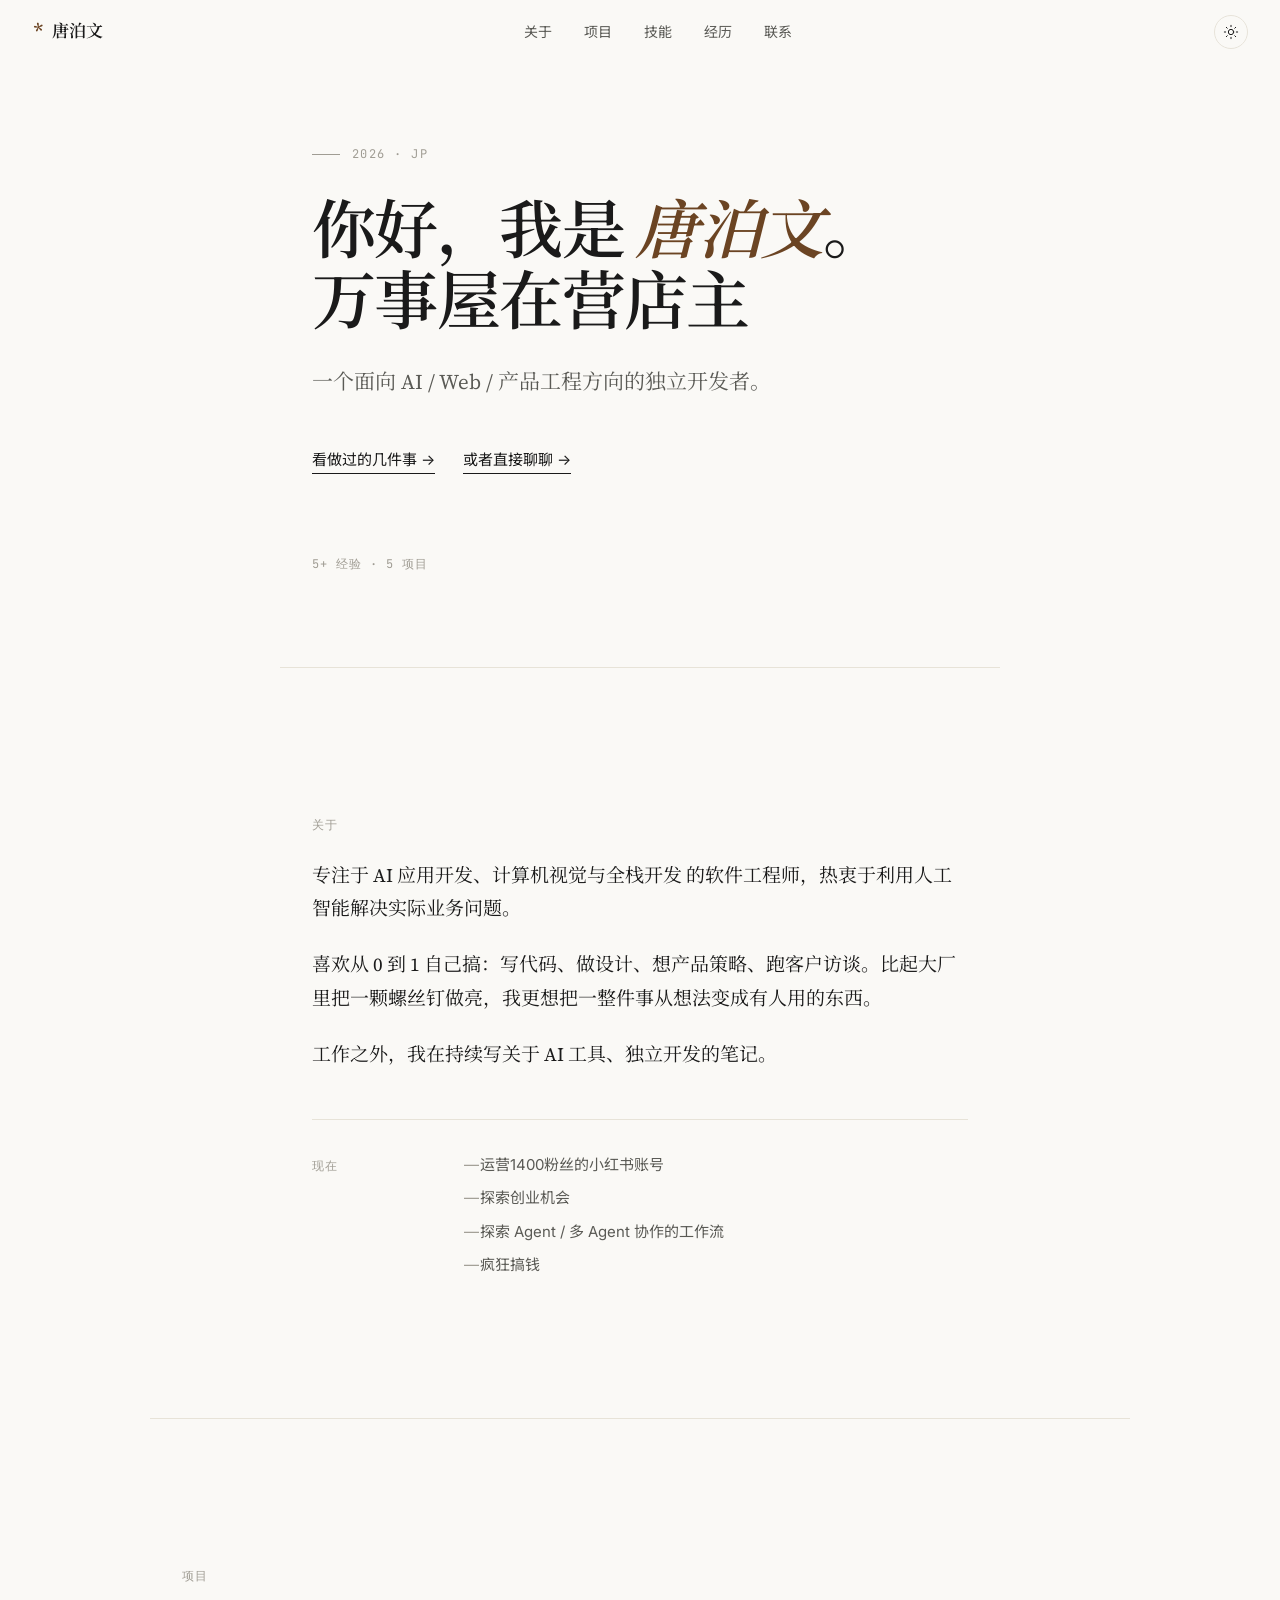
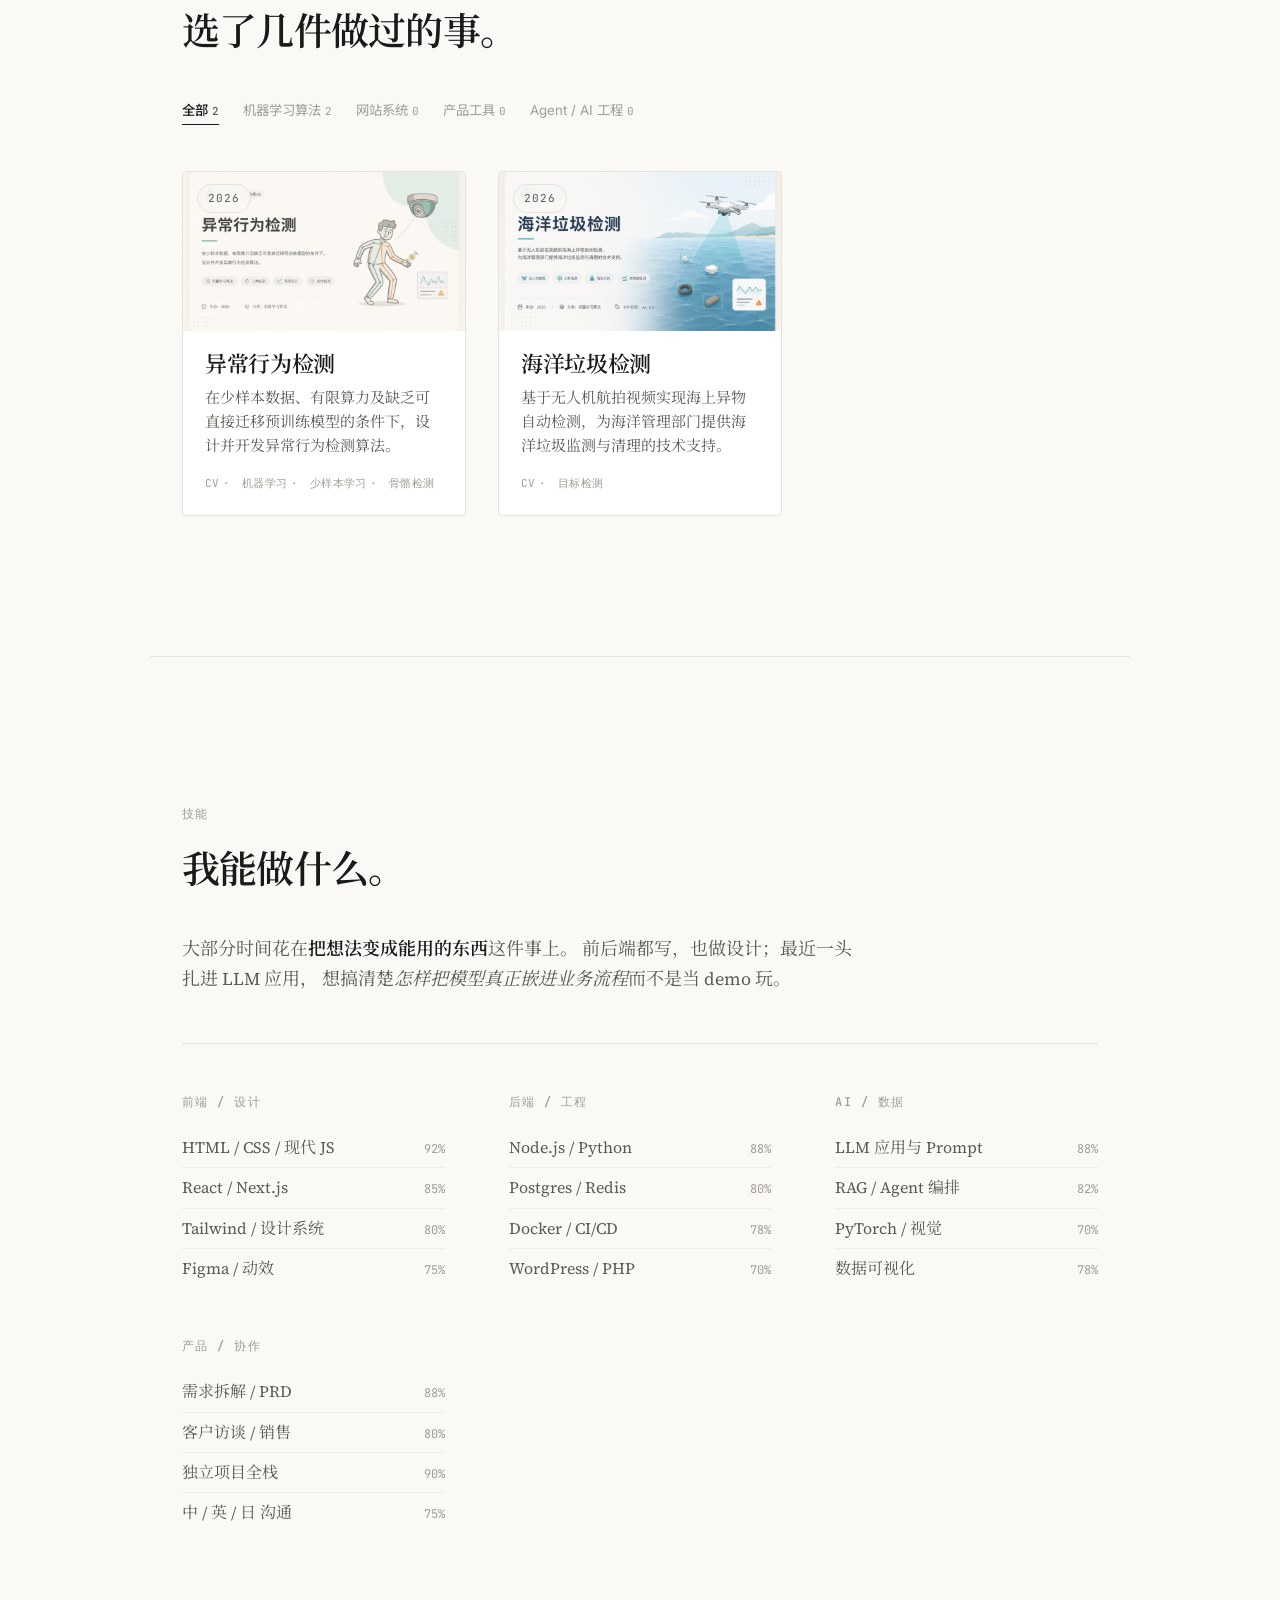
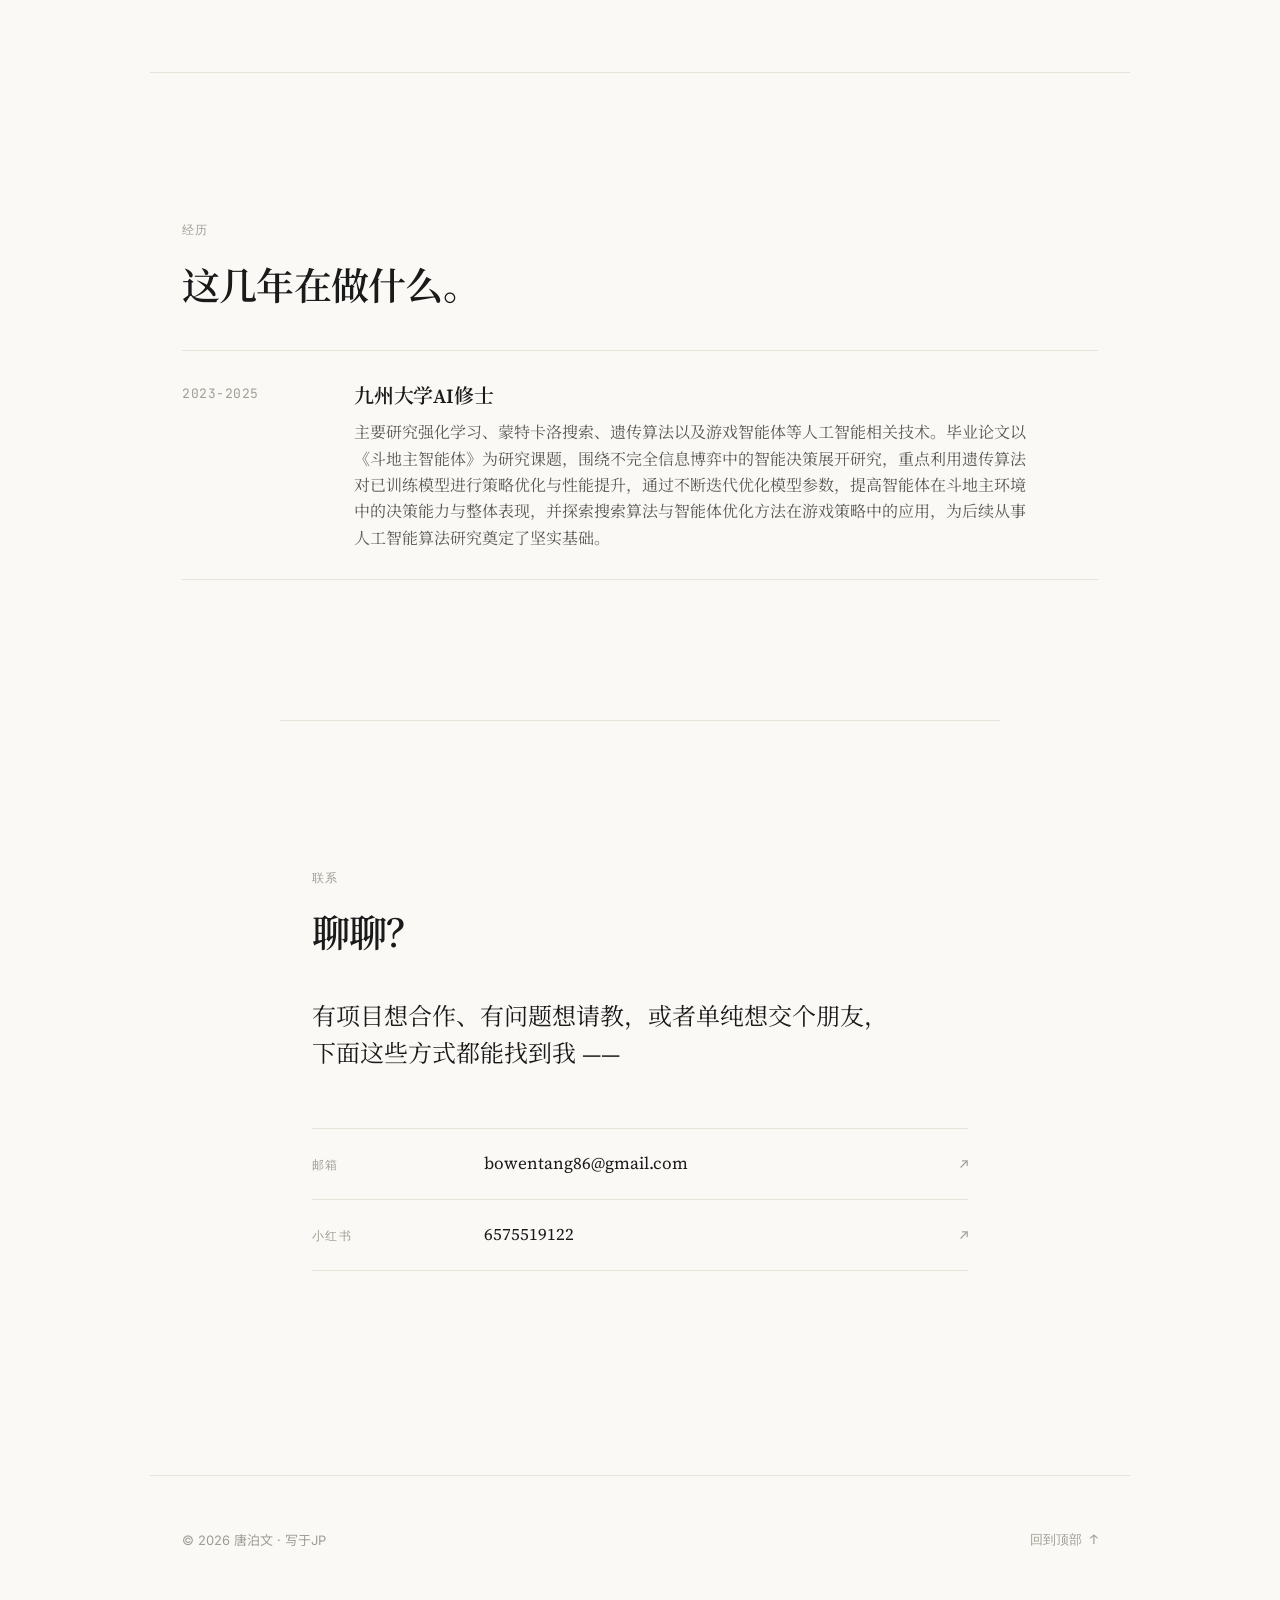
<file: index.html>
<!DOCTYPE html>
<html lang="zh-CN" data-theme="light">
<head>
  <meta charset="UTF-8" />
  <meta name="viewport" content="width=device-width, initial-scale=1.0" />
  <meta name="description" content="个人作品集 — 写代码、做产品、偶尔写点东西" />
  <title>[ 你的名字 ] · 个人作品集</title>
  <link rel="preconnect" href="https://fonts.googleapis.com" />
  <link rel="preconnect" href="https://fonts.gstatic.com" crossorigin />
  <link
    href="https://fonts.googleapis.com/css2?family=Inter:wght@400;500&family=JetBrains+Mono:wght@400;500&family=Noto+Sans+SC:wght@400;500&family=Noto+Serif+SC:wght@400;500;600;700&family=Source+Serif+4:ital,opsz,wght@0,8..60,400;0,8..60,500;0,8..60,600;0,8..60,700;1,8..60,400;1,8..60,500&display=swap"
    rel="stylesheet"
  />
  <link rel="stylesheet" href="assets/css/style.css" />
</head>
<body>
  <!-- ============ NAV ============ -->
  <header class="nav">
    <a class="nav__logo" href="#top">
      <span class="logo-mark">*</span>
      <span>[ 你的名字 ]</span>
    </a>
    <nav class="nav__links" id="nav-links">
      <a href="#about">关于</a>
      <a href="#projects">项目</a>
      <a href="#skills">技能</a>
      <a href="#timeline">经历</a>
      <a href="#contact">联系</a>
    </nav>
    <div class="nav__actions">
      <button
        class="theme-toggle"
        id="theme-toggle"
        aria-label="切换主题"
        title="切换明暗主题"
      >
        <svg class="icon-sun" viewBox="0 0 24 24" fill="none" stroke="currentColor" stroke-width="1.5" stroke-linecap="round" stroke-linejoin="round">
          <circle cx="12" cy="12" r="4" />
          <path d="M12 2v2M12 20v2M4.93 4.93l1.41 1.41M17.66 17.66l1.41 1.41M2 12h2M20 12h2M4.93 19.07l1.41-1.41M17.66 6.34l1.41-1.41" />
        </svg>
        <svg class="icon-moon" viewBox="0 0 24 24" fill="none" stroke="currentColor" stroke-width="1.5" stroke-linecap="round" stroke-linejoin="round">
          <path d="M21 12.79A9 9 0 1 1 11.21 3 7 7 0 0 0 21 12.79z" />
        </svg>
      </button>
      <button class="nav__toggle" id="nav-toggle" aria-label="菜单">
        <span></span><span></span><span></span>
      </button>
    </div>
  </header>

  <main id="top">
    <!-- ============ HERO ============ -->
    <section class="hero">
      <p class="hero__eyebrow">2026 · 东京</p>
      <h1 class="hero__title">
        你好，我是 <span class="hl" id="user-name">[ 你的名字 ]</span>。<br />
        写代码，也写一点点东西。
      </h1>
      <p class="hero__lede">
        一个面向 <em>AI / Web / 独立产品</em> 方向的工程师。
        喜欢把模糊的想法变成能跑起来的东西，过程里顺便把过程记下来。
      </p>
      <div class="hero__cta">
        <a class="text-link" href="#projects">看做过的几件事 <span class="arrow">→</span></a>
        <a class="text-link" href="#contact">或者直接聊聊 <span class="arrow">→</span></a>
      </div>
      <p class="hero__signoff" id="hero-signoff">V. 2026 · 持续更新中</p>
    </section>

    <!-- ============ ABOUT ============ -->
    <section id="about" class="section">
      <p class="eyebrow">关于</p>
      <div class="about__prose reveal">
        <p>
          我是一名独立产品工程师，过去几年主要在 <strong>Web 应用</strong>、
          <strong>AI 工程化</strong>、<strong>独立产品</strong>
          这几条线上工作。
        </p>
        <p>
          喜欢从 0 到 1 自己搞 —— 写代码、做设计、想产品策略、跑客户访谈。
          比起把一颗螺丝钉做亮，我更想<em>把一整件事从想法变成有人用的东西</em>。
        </p>
        <p>
          工作之外，我在持续写关于 AI 工具、独立开发的笔记，
          最近搬到了日本，正在适应这边的节奏，也试着学这里的语言。
        </p>
      </div>
      <div class="about__now reveal">
        <p class="about__now-label">现在</p>
        <ul>
          <li>在做一个面向小白的 AI 知识小红书账号</li>
          <li>维护几个独立的小工具 / SaaS</li>
          <li>在研究 Agent 协作的工作流</li>
          <li>学日语（がんばっています）</li>
        </ul>
      </div>
    </section>

    <!-- ============ PROJECTS ============ -->
    <section id="projects" class="section section--wide">
      <p class="eyebrow">项目</p>
      <h2 class="section-title">选了几件做过的事。</h2>

      <div class="filter-tabs" role="tablist" aria-label="项目分类筛选">
        <button class="filter-tab is-active" data-filter="all" role="tab" aria-selected="true">
          全部<span class="filter-tab__count" data-count-for="all">5</span>
        </button>
        <button class="filter-tab" data-filter="ml" role="tab" aria-selected="false">
          机器学习<span class="filter-tab__count" data-count-for="ml">1</span>
        </button>
        <button class="filter-tab" data-filter="web" role="tab" aria-selected="false">
          网站系统<span class="filter-tab__count" data-count-for="web">1</span>
        </button>
        <button class="filter-tab" data-filter="product" role="tab" aria-selected="false">
          产品工具<span class="filter-tab__count" data-count-for="product">2</span>
        </button>
        <button class="filter-tab" data-filter="agent" role="tab" aria-selected="false">
          Agent<span class="filter-tab__count" data-count-for="agent">1</span>
        </button>
      </div>

      <div class="projects-grid" id="projects-grid" role="list">
        <!-- 卡片由 main.js 渲染 -->
      </div>

      <div class="projects-empty" id="projects-empty" hidden>
        <p>这个分类下还没有项目 · 切到「全部」看看</p>
      </div>
    </section>

    <!-- ============ SKILLS ============ -->
    <section id="skills" class="section section--wide">
      <p class="eyebrow">技能</p>
      <h2 class="section-title">我能做什么。</h2>
      <p class="skills__prose reveal">
        大部分时间花在<strong>把想法变成能用的东西</strong>这件事上。
        前后端都写，也做设计；最近一头扎进 LLM 应用，
        想搞清楚<em>怎样把模型真正嵌进业务流程</em>而不是当 demo 玩。
      </p>

      <div class="skills__grid reveal">
        <div class="skills__group">
          <h3>工程</h3>
          <ul>
            <li><span>前端 / 现代 Web</span><span>主力</span></li>
            <li><span>Node.js · Python · TypeScript</span><span>主力</span></li>
            <li><span>Postgres · Redis</span><span>常用</span></li>
            <li><span>Docker · CI/CD</span><span>常用</span></li>
            <li><span>WordPress · PHP</span><span>可捡</span></li>
          </ul>
        </div>
        <div class="skills__group">
          <h3>AI / 数据</h3>
          <ul>
            <li><span>LLM 应用与 Prompt</span><span>主力</span></li>
            <li><span>RAG · Agent 编排</span><span>主力</span></li>
            <li><span>PyTorch · 视觉</span><span>早期</span></li>
            <li><span>数据可视化</span><span>常用</span></li>
          </ul>
        </div>
        <div class="skills__group">
          <h3>产品 / 设计</h3>
          <ul>
            <li><span>需求拆解 · PRD</span><span>主力</span></li>
            <li><span>Figma · 动效</span><span>常用</span></li>
            <li><span>客户访谈 · 销售</span><span>主力</span></li>
            <li><span>独立项目全栈</span><span>主力</span></li>
          </ul>
        </div>
        <div class="skills__group">
          <h3>语言 / 沟通</h3>
          <ul>
            <li><span>中文 · 母语</span><span></span></li>
            <li><span>English · 工作语言</span><span></span></li>
            <li><span>日本語 · N3 学习中</span><span>がんばる</span></li>
          </ul>
        </div>
      </div>
    </section>

    <!-- ============ TIMELINE ============ -->
    <section id="timeline" class="section section--wide">
      <p class="eyebrow">经历</p>
      <h2 class="section-title">这几年在做什么。</h2>

      <ol class="timeline">
        <li>
          <div class="t-time">2026 — Now</div>
          <div class="t-body">
            <h3>独立产品 / 内容创作</h3>
            <p>
              在日本做独立开发者，运营小红书「小白 AI 扫盲」账号，
              维护多个 AI / Web 工具。试着把自己的工作流尽量自动化。
            </p>
          </div>
        </li>
        <li>
          <div class="t-time">2024 — 2025</div>
          <div class="t-body">
            <h3>转向 AI 工程化</h3>
            <p>
              把 LLM、RAG、Agent 嵌入到真实业务里，做了几套
              面向内容运营和电商的工具，也踩了一堆坑。
            </p>
          </div>
        </li>
        <li>
          <div class="t-time">2022 — 2024</div>
          <div class="t-body">
            <h3>Web 全栈 / 客户交付</h3>
            <p>
              负责多个客户项目从需求到上线的全流程，含官网、
              SaaS、内部系统，WordPress / Next.js / Python 都做。
            </p>
          </div>
        </li>
        <li>
          <div class="t-time">2020 — 2022</div>
          <div class="t-body">
            <h3>计算机视觉 / 早期工程</h3>
            <p>
              做工业场景的姿态估计、动作检测和告警系统，
              落地过几个产线项目。也是从这里开始接触 PyTorch。
            </p>
          </div>
        </li>
      </ol>
    </section>

    <!-- ============ CONTACT ============ -->
    <section id="contact" class="section">
      <p class="eyebrow">联系</p>
      <h2 class="section-title">聊聊？</h2>
      <p class="contact__intro reveal">
        有项目想合作、有问题想请教，或者单纯想交个朋友，<br />
        下面这些方式都能找到我 ——
      </p>

      <ul class="contact__list">
        <li>
          <span class="contact__label">邮箱</span>
          <a class="contact__value" href="mailto:hello@example.com">hello@example.com</a>
          <span class="contact__arrow">↗</span>
        </li>
        <li>
          <span class="contact__label">GitHub</span>
          <a class="contact__value" href="#" target="_blank" rel="noopener">github.com/your_handle</a>
          <span class="contact__arrow">↗</span>
        </li>
        <li>
          <span class="contact__label">Twitter / X</span>
          <a class="contact__value" href="#" target="_blank" rel="noopener">@your_handle</a>
          <span class="contact__arrow">↗</span>
        </li>
        <li>
          <span class="contact__label">小红书</span>
          <a class="contact__value" href="#" target="_blank" rel="noopener">@your_xhs</a>
          <span class="contact__arrow">↗</span>
        </li>
      </ul>
    </section>
  </main>

  <footer class="footer">
    <p>© <span id="year"></span> [ 你的名字 ] · 写于东京</p>
    <a class="to-top" href="#top">回到顶部 ↑</a>
  </footer>

  <script src="assets/js/data.js"></script>
  <script src="assets/js/main.js"></script>
</body>
</html>
</file>
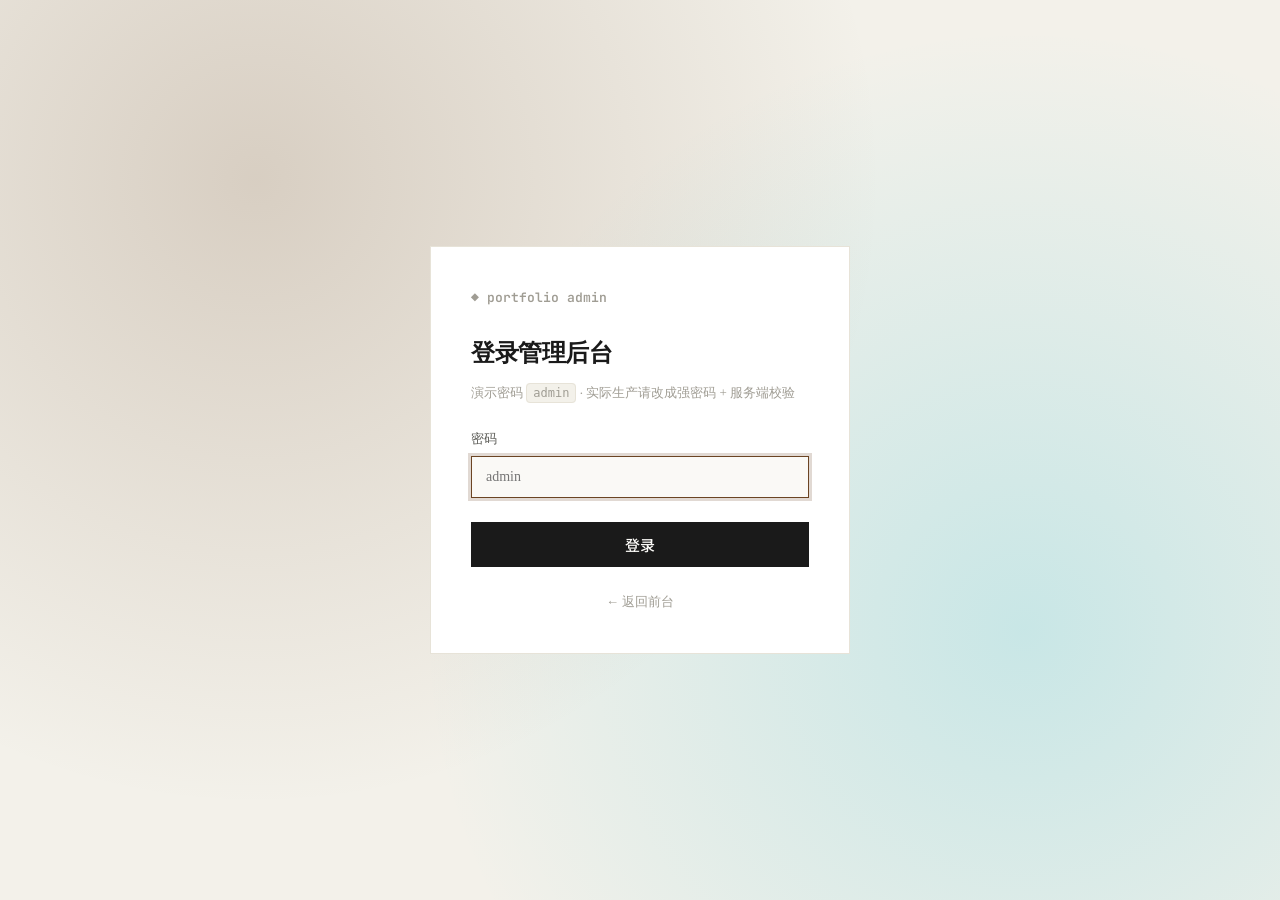
<file: admin/index.html>
<!DOCTYPE html>
<html lang="zh-CN" data-theme="light">
<head>
  <meta charset="UTF-8" />
  <meta name="viewport" content="width=device-width, initial-scale=1.0" />
  <title>Admin · Portfolio 后台</title>
  <link rel="preconnect" href="https://fonts.googleapis.com" />
  <link rel="preconnect" href="https://fonts.gstatic.com" crossorigin />
  <link
    href="https://fonts.googleapis.com/css2?family=Inter:wght@400;500;600;700&family=Noto+Sans+SC:wght@400;500;700&family=JetBrains+Mono:wght@400;500&display=swap"
    rel="stylesheet"
  />
  <link rel="stylesheet" href="../assets/css/style.css" />
  <link rel="stylesheet" href="admin.css" />
</head>
<body class="admin-body">
  <!-- Login view -->
  <section id="login-view" class="login-view" hidden>
    <div class="login-card">
      <div class="login-card__brand">
        <span class="logo-mark">◆</span>
        <span>portfolio admin</span>
      </div>
      <h1>登录管理后台</h1>
      <p class="login-card__hint">
        演示密码 <code>admin</code> · 实际生产请改成强密码 + 服务端校验
      </p>
      <form id="login-form" autocomplete="off">
        <label>
          <span>密码</span>
          <input
            type="password"
            id="login-password"
            placeholder="admin"
            required
            autocomplete="current-password"
          />
        </label>
        <button class="btn btn--primary" type="submit">登录</button>
        <p class="login-card__error" id="login-error" hidden></p>
      </form>
      <a class="login-card__back" href="../">← 返回前台</a>
    </div>
  </section>

  <!-- Admin shell -->
  <div id="admin-shell" class="admin-shell" hidden>
    <aside class="admin-side">
      <a class="admin-side__logo" href="#/dashboard">
        <span class="logo-mark">◆</span>
        <span>portfolio admin</span>
      </a>
      <nav class="admin-side__nav">
        <a href="#/dashboard" data-nav="dashboard">
          <span class="nav-ico">▦</span>概览
        </a>
        <a href="#/projects" data-nav="projects">
          <span class="nav-ico">◆</span>项目
        </a>
        <a href="#/categories" data-nav="categories">
          <span class="nav-ico">▤</span>分类
        </a>
        <a href="#/about" data-nav="about">
          <span class="nav-ico">☺</span>关于我
        </a>
        <a href="#/skills" data-nav="skills">
          <span class="nav-ico">▣</span>技能
        </a>
        <a href="#/timeline" data-nav="timeline">
          <span class="nav-ico">▥</span>经历
        </a>
        <a href="#/contact" data-nav="contact">
          <span class="nav-ico">✉</span>联系
        </a>
        <a href="#/settings" data-nav="settings">
          <span class="nav-ico">⚙</span>设置
        </a>
      </nav>
      <div class="admin-side__foot">
        <a href="../" target="_blank" class="admin-side__link">
          ↗ 打开前台
        </a>
      </div>
    </aside>

    <main class="admin-main">
      <header class="admin-top">
        <div>
          <p class="admin-top__crumb" id="crumb">概览</p>
          <h2 class="admin-top__title" id="page-title">概览</h2>
        </div>
        <div class="admin-top__actions">
          <button class="theme-toggle" id="theme-toggle" aria-label="切换主题" title="切换明暗主题">
            <svg class="icon-sun" viewBox="0 0 24 24" fill="none" stroke="currentColor" stroke-width="2" stroke-linecap="round" stroke-linejoin="round">
              <circle cx="12" cy="12" r="4" />
              <path d="M12 2v2M12 20v2M4.93 4.93l1.41 1.41M17.66 17.66l1.41 1.41M2 12h2M20 12h2M4.93 19.07l1.41-1.41M17.66 6.34l1.41-1.41" />
            </svg>
            <svg class="icon-moon" viewBox="0 0 24 24" fill="none" stroke="currentColor" stroke-width="2" stroke-linecap="round" stroke-linejoin="round">
              <path d="M21 12.79A9 9 0 1 1 11.21 3 7 7 0 0 0 21 12.79z" />
            </svg>
          </button>
          <span class="admin-top__user">
            <span class="dot dot--ok"></span>
            已登录
          </span>
          <button class="btn btn--ghost btn--sm" id="logout-btn">退出</button>
        </div>
      </header>

      <div class="admin-view" id="view"><!-- view 渲染到这里 --></div>
    </main>
  </div>

  <!-- Modal container -->
  <div id="modal-root" class="modal-root" hidden>
    <div class="modal-backdrop" data-modal-close></div>
    <div class="modal" role="dialog" aria-modal="true">
      <header class="modal__head">
        <h3 id="modal-title">标题</h3>
        <button class="modal__close" data-modal-close aria-label="关闭">×</button>
      </header>
      <div class="modal__body" id="modal-body"></div>
      <footer class="modal__foot" id="modal-foot"></footer>
    </div>
  </div>

  <!-- Toast -->
  <div id="toast" class="toast" hidden></div>

  <script src="admin.js"></script>
</body>
</html>
</file>
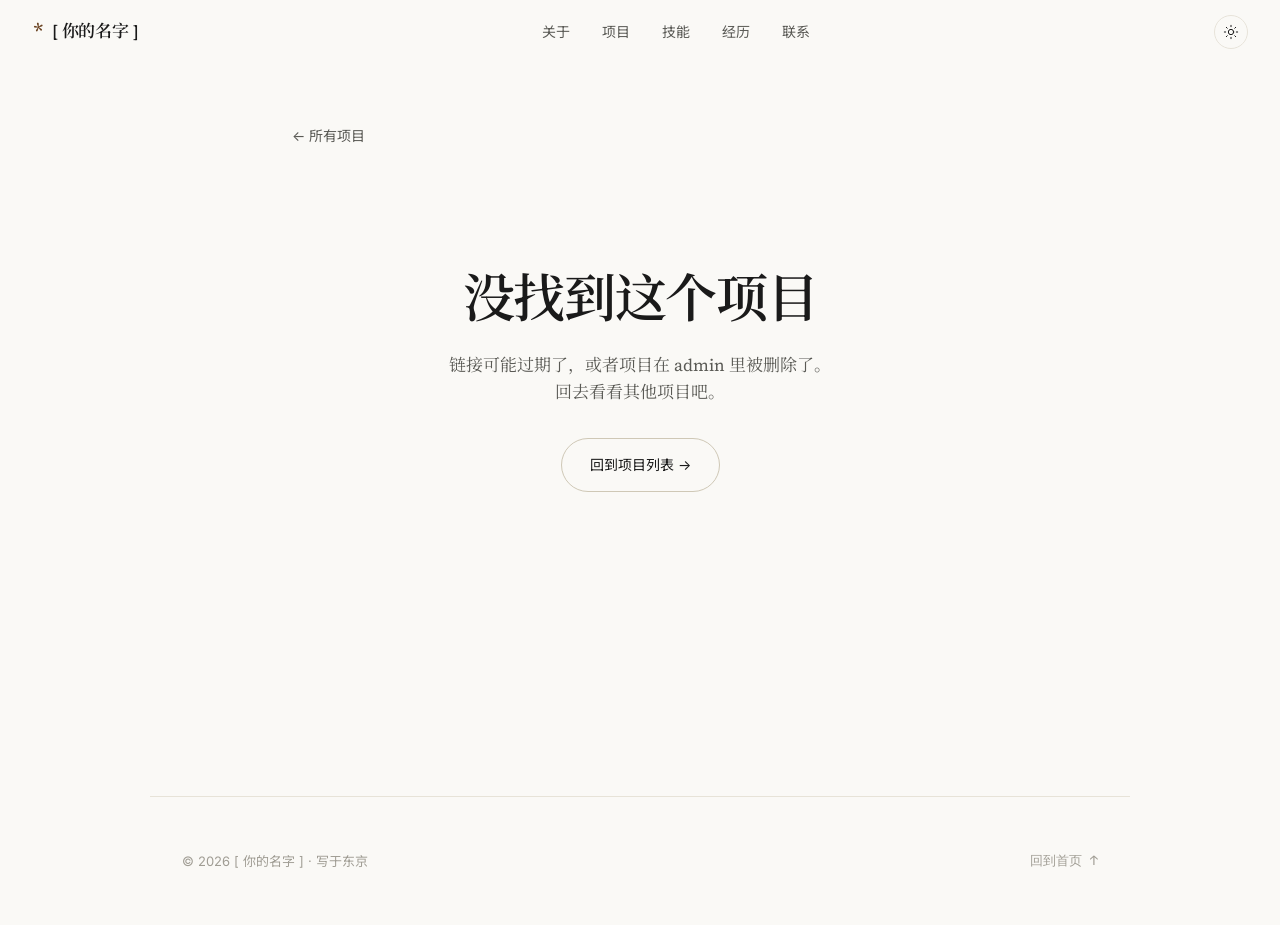
<file: projects/detail.html>
<!DOCTYPE html>
<html lang="zh-CN" data-theme="light">
<head>
  <meta charset="UTF-8" />
  <meta name="viewport" content="width=device-width, initial-scale=1.0" />
  <title>项目详情 · 个人作品集</title>
  <link rel="preconnect" href="https://fonts.googleapis.com" />
  <link rel="preconnect" href="https://fonts.gstatic.com" crossorigin />
  <link
    href="https://fonts.googleapis.com/css2?family=Inter:wght@400;500&family=JetBrains+Mono:wght@400;500&family=Noto+Sans+SC:wght@400;500&family=Noto+Serif+SC:wght@400;500;600;700&family=Source+Serif+4:ital,opsz,wght@0,8..60,400;0,8..60,500;0,8..60,600;0,8..60,700;1,8..60,400;1,8..60,500&display=swap"
    rel="stylesheet"
  />
  <link rel="stylesheet" href="../assets/css/style.css" />
</head>
<body>
  <!-- ============ NAV ============ -->
  <header class="nav">
    <a class="nav__logo" href="../index.html#top">
      <span class="logo-mark">*</span>
      <span id="owner-name">[ 你的名字 ]</span>
    </a>
    <nav class="nav__links" id="nav-links">
      <a href="../index.html#about">关于</a>
      <a href="../index.html#projects">项目</a>
      <a href="../index.html#skills">技能</a>
      <a href="../index.html#timeline">经历</a>
      <a href="../index.html#contact">联系</a>
    </nav>
    <div class="nav__actions">
      <button
        class="theme-toggle"
        id="theme-toggle"
        aria-label="切换主题"
        title="切换明暗主题"
      >
        <svg class="icon-sun" viewBox="0 0 24 24" fill="none" stroke="currentColor" stroke-width="1.5" stroke-linecap="round" stroke-linejoin="round">
          <circle cx="12" cy="12" r="4" />
          <path d="M12 2v2M12 20v2M4.93 4.93l1.41 1.41M17.66 17.66l1.41 1.41M2 12h2M20 12h2M4.93 19.07l1.41-1.41M17.66 6.34l1.41-1.41" />
        </svg>
        <svg class="icon-moon" viewBox="0 0 24 24" fill="none" stroke="currentColor" stroke-width="1.5" stroke-linecap="round" stroke-linejoin="round">
          <path d="M21 12.79A9 9 0 1 1 11.21 3 7 7 0 0 0 21 12.79z" />
        </svg>
      </button>
    </div>
  </header>

  <main class="detail" id="detail-root">
    <!-- 内容由 detail.js 渲染 -->
    <div class="detail__loading" id="detail-loading">
      <p>载入中…</p>
    </div>
  </main>

  <footer class="footer">
    <p>© <span id="year"></span> <span id="owner-name-foot">[ 你的名字 ]</span> · 写于东京</p>
    <a class="to-top" href="../index.html#top">回到首页 ↑</a>
  </footer>

  <script src="../assets/js/data.js"></script>
  <script src="detail.js"></script>
</body>
</html>
</file>
<file: assets/css/style.css>
/* =========================================================
   Portfolio · Style (Personal · Editorial)
   暖白纸感 + 衬线体 + 单一暖棕强调
   不用任何渐变 / 阴影 / 圆角装饰
   ========================================================= */

/* ---------- Tokens ---------- */
:root {
  /* paper warm white */
  --c-bg: #faf9f6;
  --c-bg-soft: #f3f1ea;
  --c-bg-card: #ffffff;

  /* hairline border */
  --c-border: #e7e3d8;
  --c-border-strong: #cfc8b6;

  /* text */
  --c-text: #1a1a1a;
  --c-text-soft: #5a5a55;
  --c-text-mute: #a09d94;

  /* single warm accent (sepia) */
  --c-accent: #6b4423;
  --c-accent-soft: #f0e8dc;
  --c-accent-strong: #4a2e16;

  /* fonts */
  --f-serif: "Source Serif 4", "Source Serif Pro", "Noto Serif SC",
    "Songti SC", "STSong", Georgia, "Times New Roman", serif;
  --f-sans: "Inter", "Noto Sans SC", -apple-system, BlinkMacSystemFont,
    "Helvetica Neue", Arial, sans-serif;
  --f-mono: "JetBrains Mono", ui-monospace, "SFMono-Regular", Menlo,
    Consolas, monospace;

  /* structure */
  --container: 720px;
  --container-wide: 980px;
  --nav-h: 64px;

  /* motion */
  --ease: cubic-bezier(0.2, 0.7, 0.2, 1);
}

[data-theme="dark"] {
  --c-bg: #14120f;
  --c-bg-soft: #1c1a16;
  --c-bg-card: #1c1a16;
  --c-border: #2b2823;
  --c-border-strong: #3a362e;
  --c-text: #f0ede6;
  --c-text-soft: #aea99f;
  --c-text-mute: #7a756b;
  --c-accent: #d4a373;
  --c-accent-soft: #2a221b;
  --c-accent-strong: #e8c39a;
}

/* ---------- Reset ---------- */
*,
*::before,
*::after {
  box-sizing: border-box;
}
html {
  scroll-behavior: smooth;
  -webkit-text-size-adjust: 100%;
  text-rendering: optimizeLegibility;
}
body {
  margin: 0;
  font-family: var(--f-serif);
  font-size: 18px;
  line-height: 1.7;
  color: var(--c-text);
  background: var(--c-bg);
  -webkit-font-smoothing: antialiased;
  -moz-osx-font-smoothing: grayscale;
  font-feature-settings: "kern", "liga", "calt";
  transition: background-color 0.3s var(--ease), color 0.3s var(--ease);
}
img,
svg {
  display: block;
  max-width: 100%;
}
button {
  font-family: var(--f-sans);
  cursor: pointer;
  background: none;
  border: 0;
  color: inherit;
}
a {
  color: inherit;
  text-decoration: none;
}
::selection {
  background: var(--c-accent);
  color: var(--c-bg);
}

/* ---------- Layout helpers ---------- */
.section {
  width: 100%;
  max-width: var(--container);
  margin: 0 auto;
  padding: clamp(80px, 12vw, 140px) 32px;
  border-top: 1px solid var(--c-border);
}
.section--wide {
  max-width: var(--container-wide);
}
.eyebrow {
  display: inline-block;
  font-family: var(--f-mono);
  font-size: 12px;
  letter-spacing: 0.12em;
  text-transform: uppercase;
  color: var(--c-text-mute);
  margin: 0 0 24px;
}
.section-title {
  font-family: var(--f-serif);
  font-size: clamp(28px, 4vw, 38px);
  font-weight: 600;
  margin: 0 0 40px;
  letter-spacing: -0.02em;
  line-height: 1.2;
  color: var(--c-text);
}

/* ---------- Nav ---------- */
.nav {
  position: fixed;
  top: 0;
  left: 0;
  right: 0;
  height: var(--nav-h);
  display: flex;
  align-items: center;
  justify-content: space-between;
  padding: 0 32px;
  z-index: 50;
  background: color-mix(in srgb, var(--c-bg) 88%, transparent);
  backdrop-filter: saturate(180%) blur(12px);
  -webkit-backdrop-filter: saturate(180%) blur(12px);
  transition: border-color 0.3s var(--ease);
  border-bottom: 1px solid transparent;
}
.nav.is-scrolled {
  border-bottom-color: var(--c-border);
}
.nav__logo {
  display: flex;
  align-items: center;
  gap: 10px;
  font-family: var(--f-serif);
  font-size: 17px;
  font-weight: 600;
  letter-spacing: -0.01em;
}
.nav__logo .logo-mark {
  font-family: var(--f-serif);
  font-style: italic;
  color: var(--c-accent);
  font-size: 22px;
  line-height: 1;
}
.nav__links {
  display: flex;
  gap: 32px;
  font-family: var(--f-sans);
  font-size: 14px;
  color: var(--c-text-soft);
}
.nav__links a {
  position: relative;
  padding: 4px 0;
  transition: color 0.2s var(--ease);
}
.nav__links a:hover {
  color: var(--c-text);
}
.nav__actions {
  display: flex;
  align-items: center;
  gap: 12px;
}
.theme-toggle {
  width: 34px;
  height: 34px;
  display: inline-flex;
  align-items: center;
  justify-content: center;
  border-radius: 50%;
  border: 1px solid var(--c-border);
  color: var(--c-text);
  transition: background-color 0.2s var(--ease);
}
.theme-toggle:hover {
  background: var(--c-bg-soft);
}
.theme-toggle svg {
  width: 16px;
  height: 16px;
}
.theme-toggle .icon-moon {
  display: none;
}
[data-theme="dark"] .theme-toggle .icon-sun {
  display: none;
}
[data-theme="dark"] .theme-toggle .icon-moon {
  display: block;
}
.nav__toggle {
  display: none;
  width: 34px;
  height: 34px;
  flex-direction: column;
  justify-content: center;
  align-items: center;
  gap: 4px;
  border-radius: 50%;
  border: 1px solid var(--c-border);
}
.nav__toggle span {
  display: block;
  width: 16px;
  height: 1.5px;
  background: currentColor;
  transition: transform 0.3s var(--ease), opacity 0.3s var(--ease);
}
.nav__toggle.is-open span:nth-child(1) {
  transform: translateY(5px) rotate(45deg);
}
.nav__toggle.is-open span:nth-child(2) {
  opacity: 0;
}
.nav__toggle.is-open span:nth-child(3) {
  transform: translateY(-5px) rotate(-45deg);
}

/* ---------- Hero ---------- */
.hero {
  padding-top: calc(var(--nav-h) + 80px);
  padding-bottom: 80px;
  max-width: var(--container);
  margin: 0 auto;
  padding-left: 32px;
  padding-right: 32px;
}
.hero__eyebrow {
  font-family: var(--f-mono);
  font-size: 12px;
  letter-spacing: 0.12em;
  text-transform: uppercase;
  color: var(--c-text-mute);
  margin: 0 0 32px;
  display: flex;
  align-items: center;
  gap: 12px;
}
.hero__eyebrow::before {
  content: "";
  width: 28px;
  height: 1px;
  background: var(--c-text-mute);
}
.hero__title {
  font-family: var(--f-serif);
  font-size: clamp(40px, 6vw, 64px);
  line-height: 1.1;
  letter-spacing: -0.025em;
  font-weight: 600;
  margin: 0 0 28px;
  color: var(--c-text);
}
.hero__title .hl {
  font-style: italic;
  color: var(--c-accent);
}
.hero__lede {
  font-family: var(--f-serif);
  font-size: clamp(18px, 2vw, 21px);
  color: var(--c-text-soft);
  max-width: 32em;
  margin: 0 0 48px;
  line-height: 1.6;
}
.hero__lede em {
  font-style: italic;
  color: var(--c-text);
}
.hero__cta {
  display: flex;
  flex-wrap: wrap;
  gap: 28px;
  margin-bottom: 80px;
  font-family: var(--f-sans);
}
.text-link {
  font-family: var(--f-sans);
  font-size: 15px;
  color: var(--c-text);
  position: relative;
  padding-bottom: 2px;
  transition: color 0.2s var(--ease);
}
.text-link::after {
  content: "";
  position: absolute;
  left: 0;
  right: 0;
  bottom: 0;
  height: 1px;
  background: currentColor;
  transition: transform 0.3s var(--ease);
  transform-origin: left;
}
.text-link:hover {
  color: var(--c-accent);
}
.text-link .arrow {
  display: inline-block;
  transition: transform 0.2s var(--ease);
}
.text-link:hover .arrow {
  transform: translateX(4px);
}
.hero__signoff {
  font-family: var(--f-mono);
  font-size: 12px;
  letter-spacing: 0.08em;
  color: var(--c-text-mute);
  text-transform: uppercase;
}

/* ---------- About ---------- */
.about__prose {
  font-family: var(--f-serif);
  font-size: 19px;
  line-height: 1.75;
  color: var(--c-text);
  max-width: 38em;
}
.about__prose p {
  margin: 0 0 1.2em;
}
.about__prose strong {
  font-weight: 600;
  color: var(--c-text);
}
.about__prose em {
  font-style: italic;
  color: var(--c-accent);
}
.about__now {
  margin-top: 48px;
  padding-top: 32px;
  border-top: 1px solid var(--c-border);
  display: grid;
  grid-template-columns: 120px 1fr;
  gap: 32px;
  align-items: baseline;
  font-family: var(--f-sans);
}
.about__now-label {
  font-family: var(--f-mono);
  font-size: 12px;
  letter-spacing: 0.12em;
  text-transform: uppercase;
  color: var(--c-text-mute);
  margin: 0;
}
.about__now ul {
  list-style: none;
  margin: 0;
  padding: 0;
  display: flex;
  flex-direction: column;
  gap: 8px;
  font-size: 15px;
  color: var(--c-text-soft);
}
.about__now li {
  position: relative;
  padding-left: 16px;
}
.about__now li::before {
  content: "—";
  position: absolute;
  left: 0;
  color: var(--c-text-mute);
}

/* ---------- Projects (editorial list) ---------- */
.filter-tabs {
  display: flex;
  flex-wrap: wrap;
  gap: 6px 24px;
  margin: 0 0 48px;
  font-family: var(--f-sans);
  font-size: 14px;
}
.filter-tab {
  padding: 4px 0;
  color: var(--c-text-mute);
  background: transparent;
  position: relative;
  transition: color 0.2s var(--ease);
  font-weight: 400;
}
.filter-tab:hover {
  color: var(--c-text);
}
.filter-tab.is-active {
  color: var(--c-text);
  font-weight: 500;
}
.filter-tab.is-active::after {
  content: "";
  position: absolute;
  left: 0;
  right: 0;
  bottom: -2px;
  height: 1px;
  background: var(--c-text);
}
.filter-tab__count {
  font-family: var(--f-mono);
  font-size: 11px;
  color: var(--c-text-mute);
  margin-left: 4px;
}
.filter-tab.is-active .filter-tab__count {
  color: var(--c-text-soft);
}

.project-list {
  list-style: none;
  margin: 0;
  padding: 0;
  display: flex;
  flex-direction: column;
}

/* ---------- Projects (card grid) ---------- */
.projects-grid {
  display: grid;
  grid-template-columns: repeat(auto-fill, minmax(280px, 1fr));
  gap: 40px 32px;
  margin-top: 8px;
}
.project-card {
  display: flex;
  flex-direction: column;
  border: 1px solid var(--c-border);
  border-radius: 4px;
  background: var(--c-bg-card);
  transition: transform 0.25s var(--ease), border-color 0.25s var(--ease);
  overflow: hidden;
  text-decoration: none;
  color: inherit;
  position: relative;
}
.project-card:hover {
  transform: translateY(-3px);
  border-color: var(--c-border-strong);
}
.project-card.is-hidden {
  display: none;
}
.project-card__cover {
  position: relative;
  aspect-ratio: 16 / 9;
  width: 100%;
  overflow: hidden;
  background: var(--c-bg-soft);
}
.project-card__cover img {
  width: 100%;
  height: 100%;
  object-fit: cover;
  display: block;
  transition: transform 0.5s var(--ease), filter 0.3s var(--ease);
}
.project-card:hover .project-card__cover img {
  transform: scale(1.03);
}
.project-card__cover--empty {
  display: flex;
  align-items: center;
  justify-content: center;
  background: color-mix(in srgb, var(--c1, #e8e2d4) 65%, var(--c-bg));
}
.project-card__initials {
  font-family: var(--f-serif);
  font-style: italic;
  font-size: clamp(48px, 7vw, 64px);
  color: var(--c-text-soft);
  opacity: 0.55;
  font-weight: 500;
  letter-spacing: -0.02em;
}
.project-card__year {
  position: absolute;
  top: 12px;
  left: 14px;
  font-family: var(--f-mono);
  font-size: 11px;
  letter-spacing: 0.08em;
  color: var(--c-text-soft);
  background: color-mix(in srgb, var(--c-bg) 75%, transparent);
  backdrop-filter: blur(8px);
  -webkit-backdrop-filter: blur(8px);
  padding: 4px 10px;
  border-radius: 999px;
  border: 1px solid var(--c-border);
}
[data-theme="dark"] .project-card__year {
  background: color-mix(in srgb, var(--c-bg-card) 70%, transparent);
}
.project-card__body {
  padding: 20px 22px 22px;
  display: flex;
  flex-direction: column;
  flex: 1;
}
.project-card__title {
  font-family: var(--f-serif);
  font-size: 22px;
  font-weight: 600;
  letter-spacing: -0.015em;
  line-height: 1.25;
  margin: 0 0 8px;
  color: var(--c-text);
}
.project-card:hover .project-card__title {
  color: var(--c-accent);
}
.project-card__desc {
  font-family: var(--f-serif);
  font-size: 15px;
  line-height: 1.6;
  color: var(--c-text-soft);
  margin: 0 0 16px;
  flex: 1;
}
.project-card__chips {
  display: flex;
  flex-wrap: wrap;
  gap: 6px 14px;
  font-family: var(--f-mono);
  font-size: 11px;
  letter-spacing: 0.04em;
  color: var(--c-text-mute);
  text-transform: uppercase;
}
.project-card__chips span {
  position: relative;
  padding-right: 8px;
}
.project-card__chips span:not(:last-child)::after {
  content: "·";
  position: absolute;
  right: -3px;
  color: var(--c-text-mute);
}
.projects-empty {
  padding: 80px 0;
  text-align: center;
  color: var(--c-text-mute);
  font-family: var(--f-serif);
  font-style: italic;
  font-size: 16px;
  border-top: 1px dashed var(--c-border);
  margin-top: 32px;
}

/* ---------- Detail page ---------- */
.detail {
  max-width: 760px;
  margin: 0 auto;
  padding: calc(var(--nav-h) + 56px) 32px 96px;
}
.detail__back {
  display: inline-block;
  font-family: var(--f-sans);
  font-size: 14px;
  color: var(--c-text-soft);
  margin-bottom: 56px;
  border-bottom: 1px solid transparent;
  padding-bottom: 1px;
  transition: color 0.2s var(--ease), border-color 0.2s var(--ease);
}
.detail__back:hover {
  color: var(--c-accent);
  border-bottom-color: var(--c-accent);
}
.detail__head {
  margin-bottom: 40px;
}
.detail__eyebrow {
  font-family: var(--f-mono);
  font-size: 12px;
  letter-spacing: 0.12em;
  text-transform: uppercase;
  color: var(--c-text-mute);
  margin: 0 0 18px;
  display: flex;
  align-items: center;
  gap: 10px;
}
.detail__year {
  color: var(--c-text-soft);
}
.detail__dot {
  color: var(--c-text-mute);
}
.detail__tag {
  color: var(--c-text-soft);
}
.detail__title {
  font-family: var(--f-serif);
  font-size: clamp(36px, 5vw, 52px);
  font-weight: 600;
  line-height: 1.12;
  letter-spacing: -0.025em;
  margin: 0 0 24px;
  color: var(--c-text);
}
.detail__lede {
  font-family: var(--f-serif);
  font-size: clamp(18px, 1.8vw, 20px);
  line-height: 1.6;
  color: var(--c-text-soft);
  max-width: 36em;
  margin: 0;
}
.detail__hero {
  margin: 48px 0 56px;
  border-radius: 4px;
  overflow: hidden;
  background: var(--c-bg-soft);
  border: 1px solid var(--c-border);
}
.detail__hero img {
  width: 100%;
  height: auto;
  display: block;
}
.detail__hero--empty {
  aspect-ratio: 16 / 9;
  display: flex;
  align-items: center;
  justify-content: center;
  background: color-mix(in srgb, var(--c1, #e8e2d4) 50%, var(--c-bg-soft));
}
.detail__hero-initials {
  font-family: var(--f-serif);
  font-style: italic;
  font-size: clamp(72px, 10vw, 120px);
  color: var(--c-text-soft);
  opacity: 0.45;
  font-weight: 500;
  letter-spacing: -0.02em;
}
.detail__body {
  font-family: var(--f-serif);
  font-size: 19px;
  line-height: 1.75;
  color: var(--c-text);
  max-width: 38em;
  margin: 0 auto 48px;
}
.detail__body p {
  margin: 0 0 1.3em;
}
.detail__body p:last-child {
  margin-bottom: 0;
}
.detail__body strong {
  font-weight: 600;
}
.detail__body em {
  font-style: italic;
  color: var(--c-accent);
}
.detail__body-empty {
  font-family: var(--f-serif);
  font-size: 17px;
  color: var(--c-text-mute);
  font-style: italic;
  text-align: center;
  padding: 32px 16px;
  border: 1px dashed var(--c-border);
  border-radius: 4px;
}
.detail__body-empty em {
  display: block;
  margin-top: 12px;
  font-size: 14px;
  font-style: normal;
  color: var(--c-text-soft);
}
.detail__chips {
  display: flex;
  flex-wrap: wrap;
  gap: 8px 16px;
  font-family: var(--f-mono);
  font-size: 12px;
  letter-spacing: 0.04em;
  color: var(--c-text-soft);
  padding: 24px 0;
  border-top: 1px solid var(--c-border);
  border-bottom: 1px solid var(--c-border);
  margin: 0 0 48px;
  max-width: 38em;
  margin-left: auto;
  margin-right: auto;
}
.detail__chips span {
  position: relative;
  padding-right: 8px;
}
.detail__chips span:not(:last-child)::after {
  content: "·";
  position: absolute;
  right: -3px;
  color: var(--c-text-mute);
}
.detail__link {
  display: inline-block;
  padding: 14px 28px;
  border: 1px solid var(--c-border-strong);
  border-radius: 999px;
  font-family: var(--f-sans);
  font-size: 14px;
  color: var(--c-text);
  transition: background-color 0.2s var(--ease), color 0.2s var(--ease),
    border-color 0.2s var(--ease);
  margin-bottom: 80px;
}
.detail__link:hover {
  background: var(--c-text);
  color: var(--c-bg);
  border-color: var(--c-text);
}
.detail__nav {
  display: grid;
  grid-template-columns: 1fr 1fr;
  gap: 24px;
  border-top: 1px solid var(--c-border);
  padding-top: 32px;
}
.detail__nav-item {
  display: flex;
  flex-direction: column;
  gap: 6px;
  padding: 12px 0;
  font-family: var(--f-sans);
  color: var(--c-text);
}
.detail__nav-item--next {
  text-align: right;
}
.detail__nav-item:hover .detail__nav-title {
  color: var(--c-accent);
}
.detail__nav-label {
  font-family: var(--f-mono);
  font-size: 11px;
  letter-spacing: 0.12em;
  text-transform: uppercase;
  color: var(--c-text-mute);
}
.detail__nav-title {
  font-family: var(--f-serif);
  font-size: 18px;
  font-weight: 500;
  letter-spacing: -0.01em;
  transition: color 0.2s var(--ease);
}
.detail__not-found {
  text-align: center;
  padding: 64px 24px;
}
.detail__not-found p {
  font-family: var(--f-serif);
  font-size: 17px;
  color: var(--c-text-soft);
  line-height: 1.6;
  margin-bottom: 32px;
}
.detail__loading {
  text-align: center;
  padding: 96px 0;
  font-family: var(--f-serif);
  font-style: italic;
  color: var(--c-text-mute);
}
@media (max-width: 720px) {
  .detail {
    padding-left: 20px;
    padding-right: 20px;
  }
  .detail__nav {
    grid-template-columns: 1fr;
    gap: 16px;
  }
  .detail__nav-item--next {
    text-align: left;
  }
}


/* ---------- Skills (prose + tags) ---------- */
.skills__prose {
  font-family: var(--f-serif);
  font-size: 18px;
  line-height: 1.7;
  color: var(--c-text-soft);
  max-width: 38em;
  margin: 0 0 48px;
}
.skills__prose strong {
  font-weight: 600;
  color: var(--c-text);
}
.skills__grid {
  display: grid;
  grid-template-columns: repeat(auto-fit, minmax(220px, 1fr));
  gap: 48px 64px;
  border-top: 1px solid var(--c-border);
  padding-top: 48px;
}
.skills__group h3 {
  font-family: var(--f-mono);
  font-size: 12px;
  letter-spacing: 0.12em;
  text-transform: uppercase;
  color: var(--c-text-mute);
  margin: 0 0 16px;
  font-weight: 500;
}
.skills__group ul {
  list-style: none;
  margin: 0;
  padding: 0;
  font-family: var(--f-serif);
  font-size: 16px;
  color: var(--c-text-soft);
}
.skills__group li {
  padding: 6px 0;
  border-bottom: 1px dotted var(--c-border);
  display: flex;
  justify-content: space-between;
  align-items: baseline;
  gap: 16px;
}
.skills__group li:last-child {
  border-bottom: 0;
}
.skills__group li span:last-child {
  font-family: var(--f-mono);
  font-size: 12px;
  color: var(--c-text-mute);
}

/* ---------- Timeline ---------- */
.timeline {
  list-style: none;
  margin: 0;
  padding: 0;
  display: flex;
  flex-direction: column;
  max-width: var(--container-wide);
}
.timeline li {
  display: grid;
  grid-template-columns: 140px 1fr;
  gap: 32px;
  padding: 28px 0;
  border-top: 1px solid var(--c-border);
}
.timeline li:last-child {
  border-bottom: 1px solid var(--c-border);
}
.t-time {
  font-family: var(--f-mono);
  font-size: 13px;
  color: var(--c-text-mute);
  letter-spacing: 0.04em;
  padding-top: 4px;
}
.t-body h3 {
  font-family: var(--f-serif);
  font-size: 20px;
  font-weight: 600;
  letter-spacing: -0.01em;
  margin: 0 0 6px;
  color: var(--c-text);
}
.t-body p {
  margin: 0;
  font-family: var(--f-serif);
  font-size: 16px;
  line-height: 1.65;
  color: var(--c-text-soft);
  max-width: 42em;
}

/* ---------- Contact ---------- */
.contact__intro {
  font-family: var(--f-serif);
  font-size: clamp(20px, 2.4vw, 24px);
  line-height: 1.55;
  color: var(--c-text);
  max-width: 32em;
  margin: 0 0 56px;
}
.contact__intro em {
  font-style: italic;
  color: var(--c-accent);
}
.contact__list {
  list-style: none;
  margin: 0;
  padding: 0;
  display: flex;
  flex-direction: column;
  border-top: 1px solid var(--c-border);
}
.contact__list li {
  display: grid;
  grid-template-columns: 140px 1fr auto;
  gap: 32px;
  padding: 20px 0;
  border-bottom: 1px solid var(--c-border);
  align-items: baseline;
  font-family: var(--f-sans);
  font-size: 15px;
}
.contact__label {
  font-family: var(--f-mono);
  font-size: 12px;
  letter-spacing: 0.12em;
  text-transform: uppercase;
  color: var(--c-text-mute);
}
.contact__value {
  font-family: var(--f-serif);
  font-size: 17px;
  color: var(--c-text);
  border-bottom: 1px solid transparent;
  transition: color 0.2s var(--ease), border-color 0.2s var(--ease);
}
a.contact__value:hover {
  color: var(--c-accent);
  border-bottom-color: var(--c-accent);
}
.contact__arrow {
  font-family: var(--f-mono);
  color: var(--c-text-mute);
  font-size: 14px;
  transition: transform 0.2s var(--ease), color 0.2s var(--ease);
}
a:hover .contact__arrow {
  transform: translateX(4px);
  color: var(--c-accent);
}

/* ---------- Footer ---------- */
.footer {
  padding: 40px 32px;
  border-top: 1px solid var(--c-border);
  margin-top: 64px;
  display: flex;
  justify-content: space-between;
  align-items: center;
  font-family: var(--f-sans);
  font-size: 13px;
  color: var(--c-text-mute);
  max-width: var(--container-wide);
  margin-left: auto;
  margin-right: auto;
}
.footer .to-top {
  font-family: var(--f-mono);
  color: var(--c-text-mute);
  border-bottom: 1px solid transparent;
  transition: color 0.2s var(--ease), border-color 0.2s var(--ease);
}
.footer .to-top:hover {
  color: var(--c-text);
  border-bottom-color: var(--c-text);
}

/* ---------- Reveal animation ---------- */
.reveal {
  opacity: 0;
  transform: translateY(16px);
  transition: opacity 1.2s var(--ease), transform 1.2s var(--ease);
}
.reveal.is-visible {
  opacity: 1;
  transform: translateY(0);
}

/* ---------- Responsive ---------- */
@media (max-width: 720px) {
  body {
    font-size: 17px;
  }
  .nav {
    padding: 0 20px;
  }
  .nav__links {
    position: fixed;
    top: var(--nav-h);
    left: 0;
    right: 0;
    flex-direction: column;
    gap: 0;
    background: var(--c-bg);
    border-bottom: 1px solid var(--c-border);
    padding: 16px 20px;
    transform: translateY(-110%);
    transition: transform 0.3s var(--ease);
  }
  .nav__links.is-open {
    transform: translateY(0);
  }
  .nav__links a {
    padding: 14px 0;
    border-bottom: 1px solid var(--c-border);
    font-size: 16px;
  }
  .nav__links a:last-child {
    border-bottom: 0;
  }
  .nav__toggle {
    display: flex;
  }
  .section,
  .hero {
    padding-left: 20px;
    padding-right: 20px;
  }
  .hero {
    padding-top: calc(var(--nav-h) + 56px);
  }
  .about__now {
    grid-template-columns: 1fr;
    gap: 16px;
  }
  .projects-grid {
    grid-template-columns: 1fr;
    gap: 32px;
  }
  .timeline li {
    grid-template-columns: 1fr;
    gap: 4px;
  }
  .contact__list li {
    grid-template-columns: 1fr auto;
  }
  .contact__list li .contact__label {
    grid-column: 1 / -1;
  }
  .footer {
    flex-direction: column;
    gap: 12px;
    padding-left: 20px;
    padding-right: 20px;
    text-align: center;
  }
}

@media (max-width: 480px) {
  .filter-tabs {
    gap: 4px 16px;
  }
}

/* ---------- Reduced motion ---------- */
@media (prefers-reduced-motion: reduce) {
  *,
  *::before,
  *::after {
    animation-duration: 0.01ms !important;
    transition-duration: 0.01ms !important;
  }
  html {
    scroll-behavior: auto;
  }
}
</file>
<file: admin/admin.css>
/* =========================================================
   Admin · Style
   - 复用前台 :root 主题色变量（style.css 里定义）
   - 后台专用布局：左侧 sidebar + 右侧主内容
   ========================================================= */

.admin-body {
  background: var(--c-bg-soft);
  min-height: 100vh;
}

/* ---------- Login ---------- */
.login-view {
  min-height: 100vh;
  display: flex;
  align-items: center;
  justify-content: center;
  padding: 24px;
  background:
    radial-gradient(circle at 20% 20%, color-mix(in srgb, var(--c-accent) 20%, transparent), transparent 50%),
    radial-gradient(circle at 80% 70%, color-mix(in srgb, #06b6d4 18%, transparent), transparent 50%),
    var(--c-bg-soft);
}
.login-card {
  width: 100%;
  max-width: 420px;
  background: var(--c-bg-card);
  border: 1px solid var(--c-border);
  border-radius: var(--radius-lg);
  padding: 40px;
  box-shadow: var(--shadow-lg);
}
.login-card__brand {
  display: flex;
  align-items: center;
  gap: 8px;
  font-weight: 600;
  font-family: "JetBrains Mono", ui-monospace, monospace;
  font-size: 13px;
  color: var(--c-text-mute);
  margin-bottom: 24px;
}
.login-card h1 {
  margin: 0 0 8px;
  font-size: 24px;
  letter-spacing: -0.02em;
}
.login-card__hint {
  margin: 0 0 24px;
  font-size: 13px;
  color: var(--c-text-mute);
}
.login-card__hint code {
  padding: 2px 6px;
  background: var(--c-bg-soft);
  border-radius: 4px;
  font-size: 12px;
  border: 1px solid var(--c-border);
}
#login-form {
  display: flex;
  flex-direction: column;
  gap: 16px;
}
#login-form label {
  display: flex;
  flex-direction: column;
  gap: 6px;
}
#login-form span {
  font-size: 13px;
  font-weight: 500;
  color: var(--c-text-soft);
}
#login-form input {
  padding: 12px 14px;
  border-radius: var(--radius-md);
  border: 1px solid var(--c-border);
  background: var(--c-bg);
  color: var(--c-text);
  font-family: inherit;
  font-size: 14px;
  transition: border-color 0.2s var(--ease), box-shadow 0.2s var(--ease);
}
#login-form input:focus {
  outline: 0;
  border-color: var(--c-accent);
  box-shadow: 0 0 0 3px color-mix(in srgb, var(--c-accent) 20%, transparent);
}
#login-form button {
  margin-top: 8px;
  width: 100%;
  justify-content: center;
}
.login-card__error {
  margin: 0;
  padding: 10px 14px;
  background: color-mix(in srgb, #ef4444 12%, transparent);
  color: #ef4444;
  border-radius: var(--radius-md);
  font-size: 13px;
  border: 1px solid color-mix(in srgb, #ef4444 30%, transparent);
}
.login-card__back {
  display: block;
  margin-top: 24px;
  text-align: center;
  font-size: 13px;
  color: var(--c-text-mute);
}
.login-card__back:hover {
  color: var(--c-text);
}

/* ---------- Shell layout ---------- */
.admin-shell {
  display: grid;
  grid-template-columns: 240px 1fr;
  min-height: 100vh;
}

/* Sidebar */
.admin-side {
  position: sticky;
  top: 0;
  height: 100vh;
  background: var(--c-bg);
  border-right: 1px solid var(--c-border);
  display: flex;
  flex-direction: column;
  padding: 20px 16px;
}
.admin-side__logo {
  display: flex;
  align-items: center;
  gap: 8px;
  font-weight: 700;
  font-family: "JetBrains Mono", ui-monospace, monospace;
  font-size: 13px;
  padding: 8px 12px;
  margin-bottom: 24px;
}
.admin-side__nav {
  display: flex;
  flex-direction: column;
  gap: 2px;
  flex: 1;
}
.admin-side__nav a {
  display: flex;
  align-items: center;
  gap: 10px;
  padding: 9px 12px;
  border-radius: var(--radius-md);
  font-size: 14px;
  color: var(--c-text-soft);
  transition: background-color 0.15s var(--ease), color 0.15s var(--ease);
}
.admin-side__nav a:hover {
  background: var(--c-bg-soft);
  color: var(--c-text);
}
.admin-side__nav a.is-active {
  background: var(--c-text);
  color: var(--c-bg);
}
.nav-ico {
  display: inline-flex;
  align-items: center;
  justify-content: center;
  width: 20px;
  font-size: 13px;
  opacity: 0.7;
}
.admin-side__nav a.is-active .nav-ico {
  opacity: 1;
}
.admin-side__foot {
  padding-top: 16px;
  border-top: 1px solid var(--c-border);
}
.admin-side__link {
  display: block;
  padding: 9px 12px;
  border-radius: var(--radius-md);
  font-size: 13px;
  color: var(--c-text-soft);
  transition: background-color 0.15s var(--ease);
}
.admin-side__link:hover {
  background: var(--c-bg-soft);
  color: var(--c-text);
}

/* Main */
.admin-main {
  min-width: 0;
  padding: 24px 32px 64px;
}
.admin-top {
  display: flex;
  align-items: flex-end;
  justify-content: space-between;
  gap: 16px;
  padding: 8px 0 24px;
  border-bottom: 1px solid var(--c-border);
  margin-bottom: 32px;
}
.admin-top__crumb {
  margin: 0 0 4px;
  font-family: "JetBrains Mono", ui-monospace, monospace;
  font-size: 12px;
  color: var(--c-text-mute);
  text-transform: uppercase;
  letter-spacing: 0.1em;
}
.admin-top__title {
  margin: 0;
  font-size: 26px;
  letter-spacing: -0.02em;
  font-weight: 700;
}
.admin-top__actions {
  display: flex;
  align-items: center;
  gap: 8px;
}
.admin-top__user {
  display: inline-flex;
  align-items: center;
  gap: 6px;
  font-size: 13px;
  color: var(--c-text-soft);
  padding: 6px 12px;
  background: var(--c-bg-soft);
  border-radius: var(--radius-pill);
  border: 1px solid var(--c-border);
}
.dot {
  width: 7px;
  height: 7px;
  border-radius: 50%;
  background: var(--c-text-mute);
}
.dot--ok {
  background: #10b981;
  box-shadow: 0 0 0 3px color-mix(in srgb, #10b981 20%, transparent);
}
.admin-top .theme-toggle {
  width: 36px;
  height: 36px;
  border: 1px solid var(--c-border);
  border-radius: var(--radius-pill);
  display: inline-flex;
  align-items: center;
  justify-content: center;
}
.admin-top .theme-toggle:hover {
  background: var(--c-bg-soft);
}
.admin-top .theme-toggle svg {
  width: 16px;
  height: 16px;
}
.admin-top .theme-toggle .icon-moon {
  display: none;
}
[data-theme="dark"] .admin-top .theme-toggle .icon-sun {
  display: none;
}
[data-theme="dark"] .admin-top .theme-toggle .icon-moon {
  display: block;
}
.btn--sm {
  padding: 8px 14px;
  font-size: 13px;
}

/* View */
.admin-view {
  animation: fadeUp 0.3s var(--ease);
}
@keyframes fadeUp {
  from {
    opacity: 0;
    transform: translateY(8px);
  }
  to {
    opacity: 1;
    transform: translateY(0);
  }
}

/* ---------- Dashboard ---------- */
.stats-grid {
  display: grid;
  grid-template-columns: repeat(auto-fit, minmax(200px, 1fr));
  gap: 16px;
  margin-bottom: 32px;
}
.stat-card {
  padding: 20px 22px;
  background: var(--c-bg-card);
  border: 1px solid var(--c-border);
  border-radius: var(--radius-lg);
}
.stat-card__label {
  font-size: 12px;
  color: var(--c-text-mute);
  text-transform: uppercase;
  letter-spacing: 0.1em;
  margin-bottom: 8px;
}
.stat-card__value {
  font-family: "JetBrains Mono", ui-monospace, monospace;
  font-size: 28px;
  font-weight: 600;
  letter-spacing: -0.01em;
}
.stat-card__hint {
  margin-top: 4px;
  font-size: 12px;
  color: var(--c-text-mute);
}

.quick-actions {
  display: grid;
  grid-template-columns: repeat(auto-fit, minmax(220px, 1fr));
  gap: 12px;
}
.quick-action {
  display: flex;
  flex-direction: column;
  gap: 6px;
  padding: 18px 20px;
  border-radius: var(--radius-md);
  border: 1px solid var(--c-border);
  background: var(--c-bg-card);
  transition: transform 0.15s var(--ease), border-color 0.15s var(--ease);
  cursor: pointer;
  text-align: left;
}
.quick-action:hover {
  transform: translateY(-2px);
  border-color: var(--c-accent);
}
.quick-action__title {
  font-weight: 600;
  font-size: 15px;
}
.quick-action__desc {
  font-size: 13px;
  color: var(--c-text-soft);
}

/* ---------- Generic ---------- */
.section-card {
  background: var(--c-bg-card);
  border: 1px solid var(--c-border);
  border-radius: var(--radius-lg);
  padding: 28px;
  margin-bottom: 20px;
}
.section-card__head {
  display: flex;
  align-items: center;
  justify-content: space-between;
  margin-bottom: 20px;
}
.section-card__head h3 {
  margin: 0;
  font-size: 16px;
  font-weight: 600;
}
.section-card__head .btn {
  font-size: 13px;
  padding: 8px 14px;
}

/* Forms */
.form-grid {
  display: grid;
  gap: 18px;
}
.form-grid--2 {
  grid-template-columns: 1fr 1fr;
}
.form-grid--3 {
  grid-template-columns: 1fr 1fr 1fr;
}
.form-row {
  display: flex;
  flex-direction: column;
  gap: 6px;
}
.form-row label {
  font-size: 13px;
  font-weight: 500;
  color: var(--c-text-soft);
}
.form-row .hint {
  font-size: 12px;
  color: var(--c-text-mute);
}
input[type="text"],
input[type="url"],
input[type="email"],
input[type="number"],
input[type="password"],
textarea,
select {
  width: 100%;
  padding: 10px 12px;
  border-radius: var(--radius-md);
  border: 1px solid var(--c-border);
  background: var(--c-bg);
  color: var(--c-text);
  font-family: inherit;
  font-size: 14px;
  transition: border-color 0.2s var(--ease), box-shadow 0.2s var(--ease);
}
textarea {
  min-height: 90px;
  resize: vertical;
  line-height: 1.55;
}
input:focus,
textarea:focus,
select:focus {
  outline: 0;
  border-color: var(--c-accent);
  box-shadow: 0 0 0 3px color-mix(in srgb, var(--c-accent) 20%, transparent);
}
.color-row {
  display: flex;
  gap: 8px;
  align-items: center;
}
.color-row input[type="color"] {
  width: 44px;
  height: 38px;
  padding: 2px;
  border-radius: var(--radius-md);
  cursor: pointer;
}
.chips-input {
  display: flex;
  flex-wrap: wrap;
  gap: 6px;
  padding: 8px;
  border: 1px solid var(--c-border);
  border-radius: var(--radius-md);
  background: var(--c-bg);
}
.chips-input .chip {
  display: inline-flex;
  align-items: center;
  gap: 6px;
  padding: 4px 10px;
  background: var(--c-accent-soft);
  color: var(--c-accent-strong);
  border-radius: var(--radius-pill);
  font-size: 12px;
  font-family: "JetBrains Mono", ui-monospace, monospace;
}
.chips-input .chip button {
  font-size: 14px;
  line-height: 1;
  color: inherit;
  opacity: 0.6;
}
.chips-input .chip button:hover {
  opacity: 1;
}
.chips-input input {
  flex: 1;
  min-width: 80px;
  border: 0;
  background: transparent;
  padding: 4px 6px;
  font-size: 13px;
}
.chips-input input:focus {
  box-shadow: none;
}

/* Buttons */
.btn {
  display: inline-flex;
  align-items: center;
  gap: 8px;
  padding: 12px 22px;
  border-radius: var(--radius-pill);
  font-weight: 500;
  font-size: 15px;
  cursor: pointer;
  transition: transform 0.15s var(--ease), background-color 0.15s var(--ease),
    box-shadow 0.15s var(--ease), color 0.15s var(--ease);
}
.btn--primary {
  background: var(--c-text);
  color: var(--c-bg);
}
.btn--primary:hover {
  transform: translateY(-1px);
  box-shadow: var(--shadow-md);
}
.btn--ghost {
  border: 1px solid var(--c-border);
  background: transparent;
  color: var(--c-text);
}
.btn--ghost:hover {
  background: var(--c-bg-soft);
}
.btn--danger {
  background: transparent;
  color: #ef4444;
  border: 1px solid color-mix(in srgb, #ef4444 30%, transparent);
}
.btn--danger:hover {
  background: color-mix(in srgb, #ef4444 12%, transparent);
}
.btn--text {
  background: transparent;
  color: var(--c-text-soft);
  padding: 6px 10px;
  font-size: 13px;
}
.btn--text:hover {
  color: var(--c-text);
}

/* Project list */
.project-row {
  display: grid;
  grid-template-columns: 64px 1fr auto;
  gap: 16px;
  align-items: center;
  padding: 16px;
  border: 1px solid var(--c-border);
  border-radius: var(--radius-md);
  background: var(--c-bg-card);
  margin-bottom: 10px;
  transition: border-color 0.15s var(--ease), transform 0.15s var(--ease);
}
.project-row:hover {
  border-color: color-mix(in srgb, var(--c-accent) 30%, var(--c-border));
}
.project-row__cover {
  width: 64px;
  height: 44px;
  border-radius: 8px;
  background: linear-gradient(135deg, var(--c1, #6366f1), var(--c2, #06b6d4));
}
.project-row__meta {
  min-width: 0;
}
.project-row__title {
  display: flex;
  align-items: center;
  gap: 8px;
  font-weight: 600;
  font-size: 15px;
  margin-bottom: 4px;
}
.project-row__title .badge {
  font-size: 11px;
  padding: 2px 8px;
  background: var(--c-bg-soft);
  border-radius: var(--radius-pill);
  color: var(--c-text-soft);
  font-weight: 500;
  font-family: "JetBrains Mono", ui-monospace, monospace;
}
.project-row__desc {
  font-size: 13px;
  color: var(--c-text-soft);
  overflow: hidden;
  text-overflow: ellipsis;
  white-space: nowrap;
}
.project-row__actions {
  display: flex;
  gap: 6px;
}

/* Category list */
.category-row {
  display: grid;
  grid-template-columns: auto 1fr auto auto;
  gap: 12px;
  align-items: center;
  padding: 12px 16px;
  border: 1px solid var(--c-border);
  border-radius: var(--radius-md);
  background: var(--c-bg-card);
  margin-bottom: 8px;
}
.category-row__icon {
  font-size: 20px;
  width: 36px;
  height: 36px;
  display: inline-flex;
  align-items: center;
  justify-content: center;
  background: var(--c-bg-soft);
  border-radius: var(--radius-md);
}
.category-row__label {
  font-weight: 500;
}
.category-row__count {
  font-family: "JetBrains Mono", ui-monospace, monospace;
  font-size: 12px;
  color: var(--c-text-mute);
  padding: 3px 9px;
  background: var(--c-bg-soft);
  border-radius: var(--radius-pill);
}

/* Modal */
[hidden] {
  display: none !important;
}
.modal-root {
  position: fixed;
  inset: 0;
  z-index: 200;
  display: flex;
  align-items: center;
  justify-content: center;
  padding: 24px;
}
.modal-backdrop {
  position: absolute;
  inset: 0;
  background: rgba(10, 10, 20, 0.55);
  backdrop-filter: blur(4px);
  animation: fadeIn 0.2s var(--ease);
}
.modal {
  position: relative;
  width: 100%;
  max-width: 520px;
  max-height: calc(100vh - 48px);
  display: flex;
  flex-direction: column;
  background: var(--c-bg-card);
  border: 1px solid var(--c-border);
  border-radius: var(--radius-lg);
  box-shadow: var(--shadow-lg);
  animation: scaleIn 0.2s var(--ease);
}
@keyframes fadeIn {
  from { opacity: 0; }
  to { opacity: 1; }
}
@keyframes scaleIn {
  from { opacity: 0; transform: scale(0.96); }
  to { opacity: 1; transform: scale(1); }
}
.modal__head {
  display: flex;
  align-items: center;
  justify-content: space-between;
  padding: 20px 24px;
  border-bottom: 1px solid var(--c-border);
}
.modal__head h3 {
  margin: 0;
  font-size: 17px;
  font-weight: 600;
}
.modal__close {
  width: 32px;
  height: 32px;
  border-radius: 50%;
  font-size: 22px;
  color: var(--c-text-mute);
  transition: background-color 0.15s var(--ease), color 0.15s var(--ease);
}
.modal__close:hover {
  background: var(--c-bg-soft);
  color: var(--c-text);
}
.modal__body {
  padding: 24px;
  overflow-y: auto;
}
.modal__foot {
  display: flex;
  justify-content: flex-end;
  gap: 8px;
  padding: 16px 24px;
  border-top: 1px solid var(--c-border);
}

/* Toast */
.toast {
  position: fixed;
  left: 50%;
  bottom: 32px;
  transform: translateX(-50%) translateY(20px);
  padding: 10px 18px;
  background: rgba(20, 20, 30, 0.92);
  color: #fff;
  border-radius: 999px;
  font-size: 13px;
  box-shadow: 0 12px 30px rgba(0, 0, 0, 0.2);
  opacity: 0;
  transition: opacity 0.25s var(--ease), transform 0.25s var(--ease);
  z-index: 300;
  pointer-events: none;
  backdrop-filter: saturate(140%) blur(8px);
}
.toast.is-show {
  opacity: 1;
  transform: translateX(-50%) translateY(0);
}
.toast--error {
  background: #ef4444;
}

/* Settings code block */
.code-block {
  background: var(--c-bg);
  border: 1px solid var(--c-border);
  border-radius: var(--radius-md);
  padding: 16px;
  font-family: "JetBrains Mono", ui-monospace, monospace;
  font-size: 12px;
  line-height: 1.55;
  overflow-x: auto;
  white-space: pre-wrap;
  word-break: break-all;
  max-height: 280px;
  overflow-y: auto;
}

/* Empty state */
.empty {
  text-align: center;
  padding: 48px 20px;
  color: var(--c-text-soft);
  border: 1px dashed var(--c-border);
  border-radius: var(--radius-lg);
  background: var(--c-bg-card);
}
.empty__icon {
  font-size: 36px;
  margin-bottom: 8px;
  opacity: 0.6;
}

/* Responsive */
@media (max-width: 900px) {
  .admin-shell {
    grid-template-columns: 1fr;
  }
  .admin-side {
    position: static;
    height: auto;
    flex-direction: row;
    flex-wrap: wrap;
    padding: 12px;
    align-items: center;
    gap: 8px;
  }
  .admin-side__logo {
    margin: 0;
  }
  .admin-side__nav {
    flex-direction: row;
    flex: none;
    flex-wrap: wrap;
    flex: 1;
    gap: 4px;
  }
  .admin-side__nav a {
    padding: 6px 10px;
    font-size: 13px;
  }
  .admin-side__foot {
    border: 0;
    padding: 0;
  }
  .form-grid--2 {
    grid-template-columns: 1fr;
  }
  .form-grid--3 {
    grid-template-columns: 1fr;
  }
  .project-row {
    grid-template-columns: 48px 1fr;
  }
  .project-row__actions {
    grid-column: 1 / -1;
    justify-content: flex-end;
  }
}

/* ---------- Image Upload Widget ---------- */
.img-upload {
  display: flex;
  flex-direction: column;
  gap: 8px;
}
.img-upload__preview {
  width: 100%;
  aspect-ratio: 16 / 9;
  border-radius: var(--radius-md);
  border: 1.5px dashed var(--c-border-strong);
  background: var(--c-bg-soft) center/cover no-repeat;
  background-image: none;
  display: flex;
  align-items: center;
  justify-content: center;
  min-height: 120px;
  position: relative;
  overflow: hidden;
}
.img-upload__preview.has-img {
  border-style: solid;
  border-color: var(--c-border);
}
.img-upload__preview::after {
  content: "预览";
  font-family: var(--f-mono);
  font-size: 11px;
  letter-spacing: 0.1em;
  text-transform: uppercase;
  color: var(--c-text-mute);
  position: absolute;
  bottom: 8px;
  right: 10px;
  background: color-mix(in srgb, var(--c-bg) 80%, transparent);
  padding: 3px 8px;
  border-radius: 999px;
}
.img-upload__preview.has-img::after {
  content: none;
}
.img-upload__btn {
  align-self: flex-start;
  padding: 8px 16px;
  border-radius: var(--radius-pill);
  border: 1px solid var(--c-border-strong);
  font-size: 13px;
  font-family: var(--f-sans);
  color: var(--c-text);
  background: transparent;
  cursor: pointer;
  transition: background-color 0.2s;
}
.img-upload__btn:hover {
  background: var(--c-bg-soft);
}
.img-upload__path {
  width: 100%;
}
.img-upload__input {
  display: none;
}
</file>
